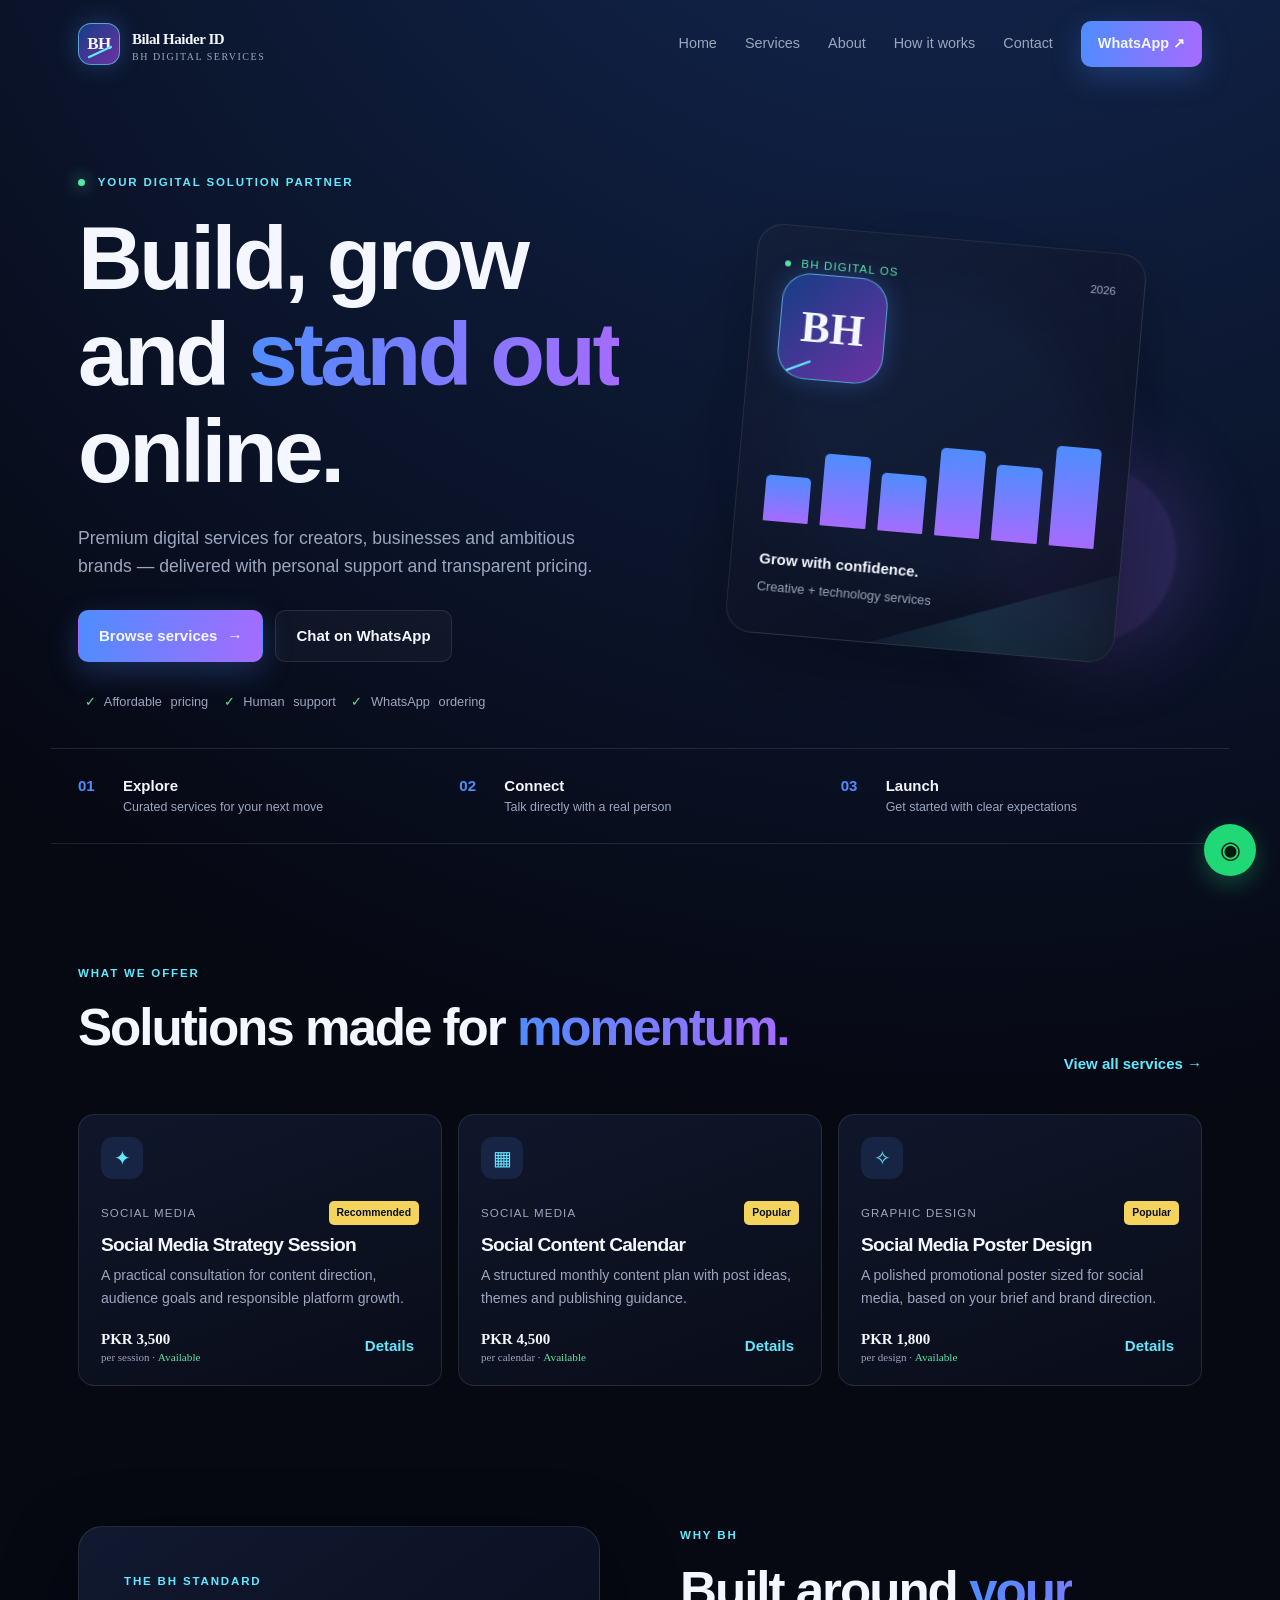
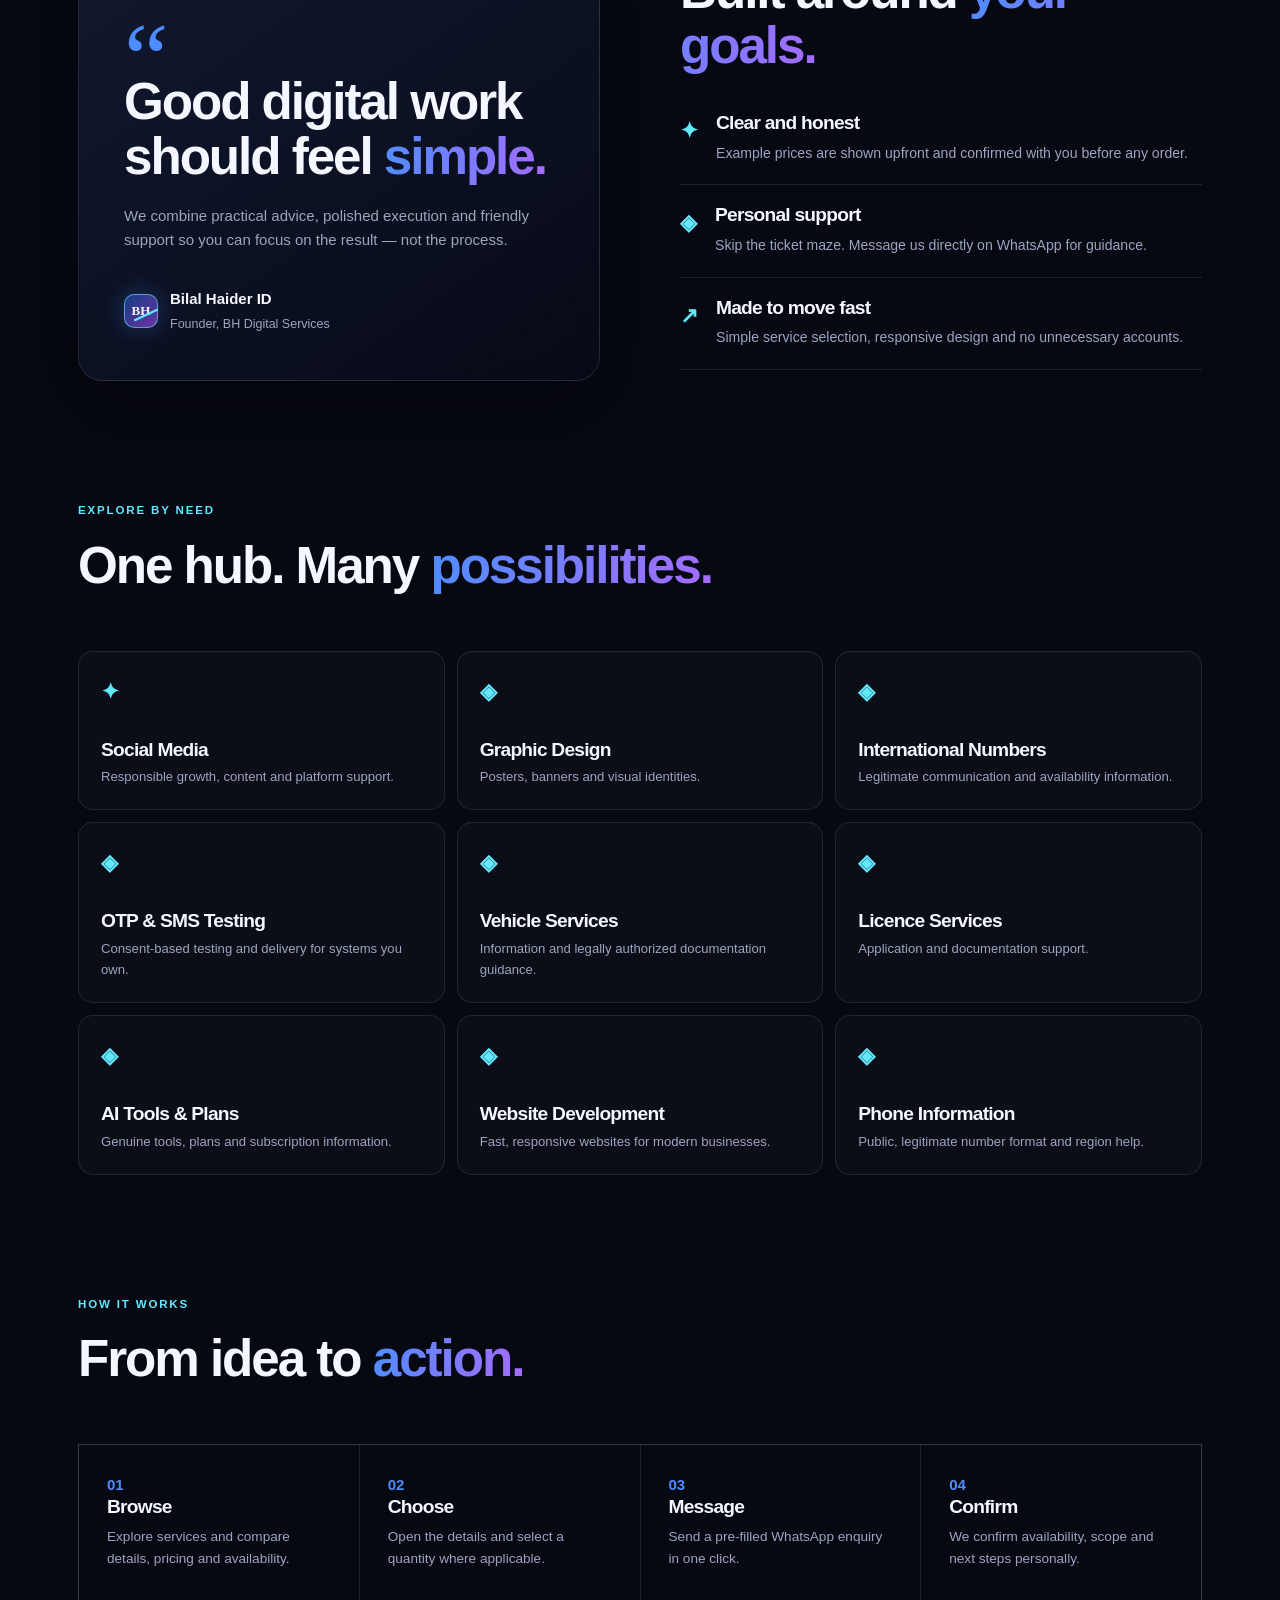
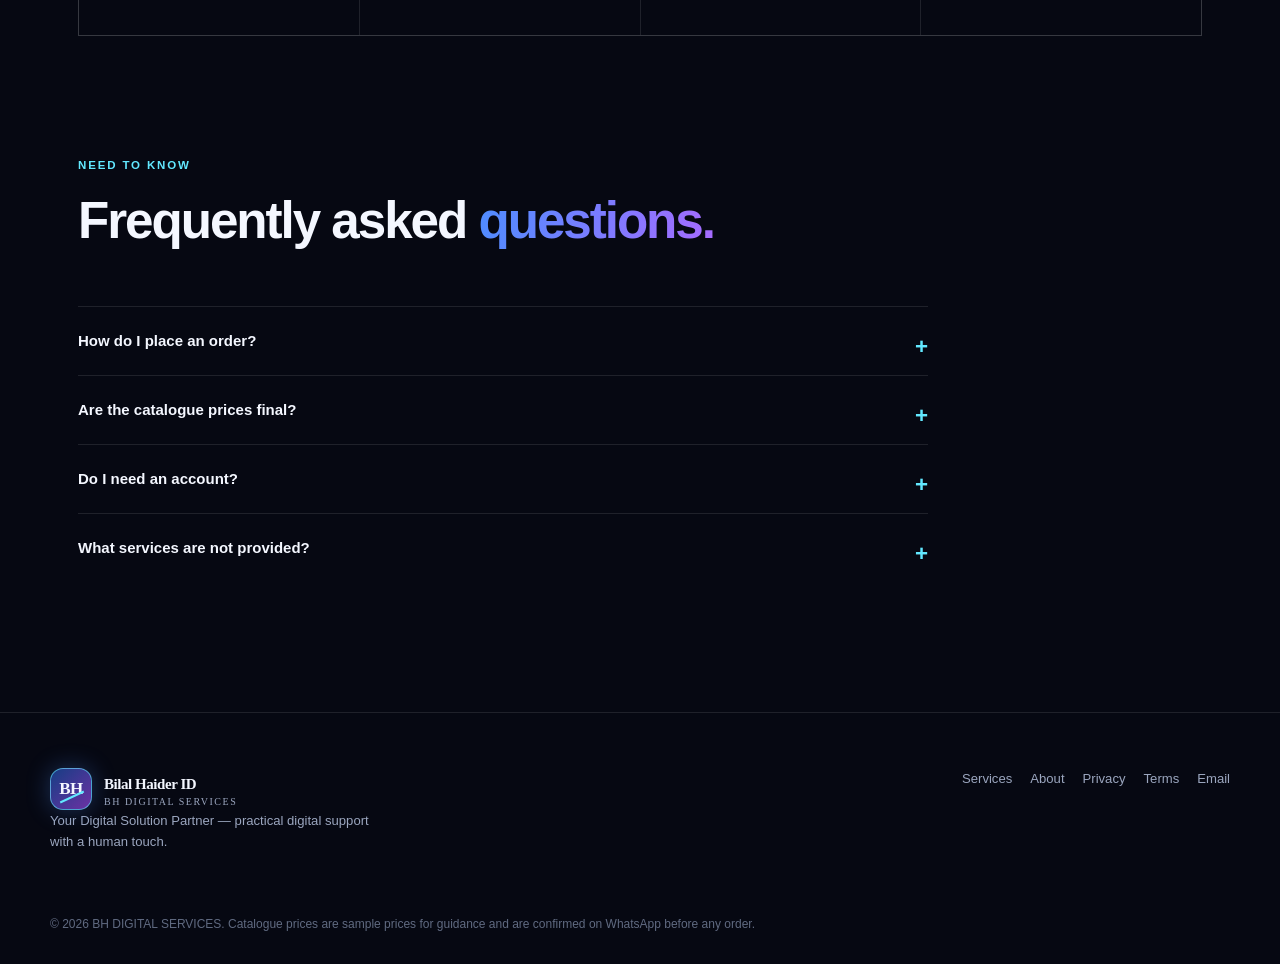
<file: index.html>
<!doctype html>
<html lang="en">
<head>
  <meta charset="utf-8">
  <meta name="viewport" content="width=device-width, initial-scale=1">
  <title>BH Digital Services | Your Digital Solution Partner</title>
  <meta name="description" content="Professional digital services, creative design, websites, AI tools and legitimate growth support from BH Digital Services.">
  <meta property="og:title" content="BH Digital Services">
  <meta property="og:description" content="Your one-stop digital services hub.">
  <meta property="og:type" content="website">
  <link rel="icon" href="assets/images/logo/favicon.svg" type="image/svg+xml">
  <link rel="stylesheet" href="assets/css/style.css">
</head>
<body>
  <div id="site-header"></div>
  <main>
    <section class="hero section-shell">
      <div class="hero-copy">
        <p class="eyebrow"><span class="pulse-dot"></span> Your digital solution partner</p>
        <h1>Build, grow and <span>stand out</span> online.</h1>
        <p class="hero-text">Premium digital services for creators, businesses and ambitious brands — delivered with personal support and transparent pricing.</p>
        <div class="hero-actions"><a class="button button-primary" href="services.html">Browse services <span>→</span></a><a class="button button-ghost" data-whatsapp-link href="#">Chat on WhatsApp</a></div>
        <div class="hero-proof"><span>✓</span> Affordable pricing <span>✓</span> Human support <span>✓</span> WhatsApp ordering</div>
      </div>
      <div class="hero-art" aria-hidden="true">
        <div class="orb orb-one"></div><div class="orb orb-two"></div>
        <div class="hero-panel glass">
          <div class="panel-top"><span class="status"><i></i> BH DIGITAL OS</span><span>2026</span></div>
          <div class="monogram large">BH</div>
          <div class="hero-bars"><b style="height:46%"></b><b style="height:72%"></b><b style="height:58%"></b><b style="height:88%"></b><b style="height:76%"></b><b style="height:100%"></b></div>
          <div class="panel-caption"><strong>Grow with confidence.</strong><span>Creative + technology services</span></div>
        </div>
      </div>
    </section>

    <section class="trust-strip section-shell">
      <div><strong>01</strong><span>Explore</span><small>Curated services for your next move</small></div>
      <div><strong>02</strong><span>Connect</span><small>Talk directly with a real person</small></div>
      <div><strong>03</strong><span>Launch</span><small>Get started with clear expectations</small></div>
    </section>

    <section class="section-shell section-block" id="featured">
      <div class="section-heading"><div><p class="eyebrow">What we offer</p><h2>Solutions made for <span>momentum.</span></h2></div><a class="text-link" href="services.html">View all services →</a></div>
      <div id="featured-services" class="service-grid compact-grid"><div class="loading-state">Loading featured services…</div></div>
    </section>

    <section class="section-shell split-section">
      <div class="split-visual glass"><p class="eyebrow">The BH standard</p><div class="quote-mark">“</div><h2>Good digital work should feel <span>simple.</span></h2><p>We combine practical advice, polished execution and friendly support so you can focus on the result — not the process.</p><div class="signature"><div class="monogram small">BH</div><span>Bilal Haider ID<br><small>Founder, BH Digital Services</small></span></div></div>
      <div class="benefit-list"><p class="eyebrow">Why BH</p><h2>Built around <span>your goals.</span></h2><article><b>✦</b><div><h3>Clear and honest</h3><p>Example prices are shown upfront and confirmed with you before any order.</p></div></article><article><b>◈</b><div><h3>Personal support</h3><p>Skip the ticket maze. Message us directly on WhatsApp for guidance.</p></div></article><article><b>↗</b><div><h3>Made to move fast</h3><p>Simple service selection, responsive design and no unnecessary accounts.</p></div></article></div>
    </section>

    <section class="section-shell section-block" id="categories">
      <div class="section-heading"><div><p class="eyebrow">Explore by need</p><h2>One hub. Many <span>possibilities.</span></h2></div></div>
      <div id="category-grid" class="category-grid"><div class="loading-state">Loading categories…</div></div>
    </section>

    <section class="section-shell process section-block" id="how-it-works">
      <div class="section-heading"><div><p class="eyebrow">How it works</p><h2>From idea to <span>action.</span></h2></div></div>
      <div class="process-grid"><article><i>01</i><h3>Browse</h3><p>Explore services and compare details, pricing and availability.</p></article><article><i>02</i><h3>Choose</h3><p>Open the details and select a quantity where applicable.</p></article><article><i>03</i><h3>Message</h3><p>Send a pre-filled WhatsApp enquiry in one click.</p></article><article><i>04</i><h3>Confirm</h3><p>We confirm availability, scope and next steps personally.</p></article></div>
    </section>

    <section class="faq section-shell section-block"><div class="section-heading"><div><p class="eyebrow">Need to know</p><h2>Frequently asked <span>questions.</span></h2></div></div><div id="faq-list" class="faq-list"></div></section>
  </main>
  <div id="site-footer"></div>
  <div id="service-modal-root"></div>
  <script type="module" src="assets/js/app.js"></script>
</body>
</html>
</file>
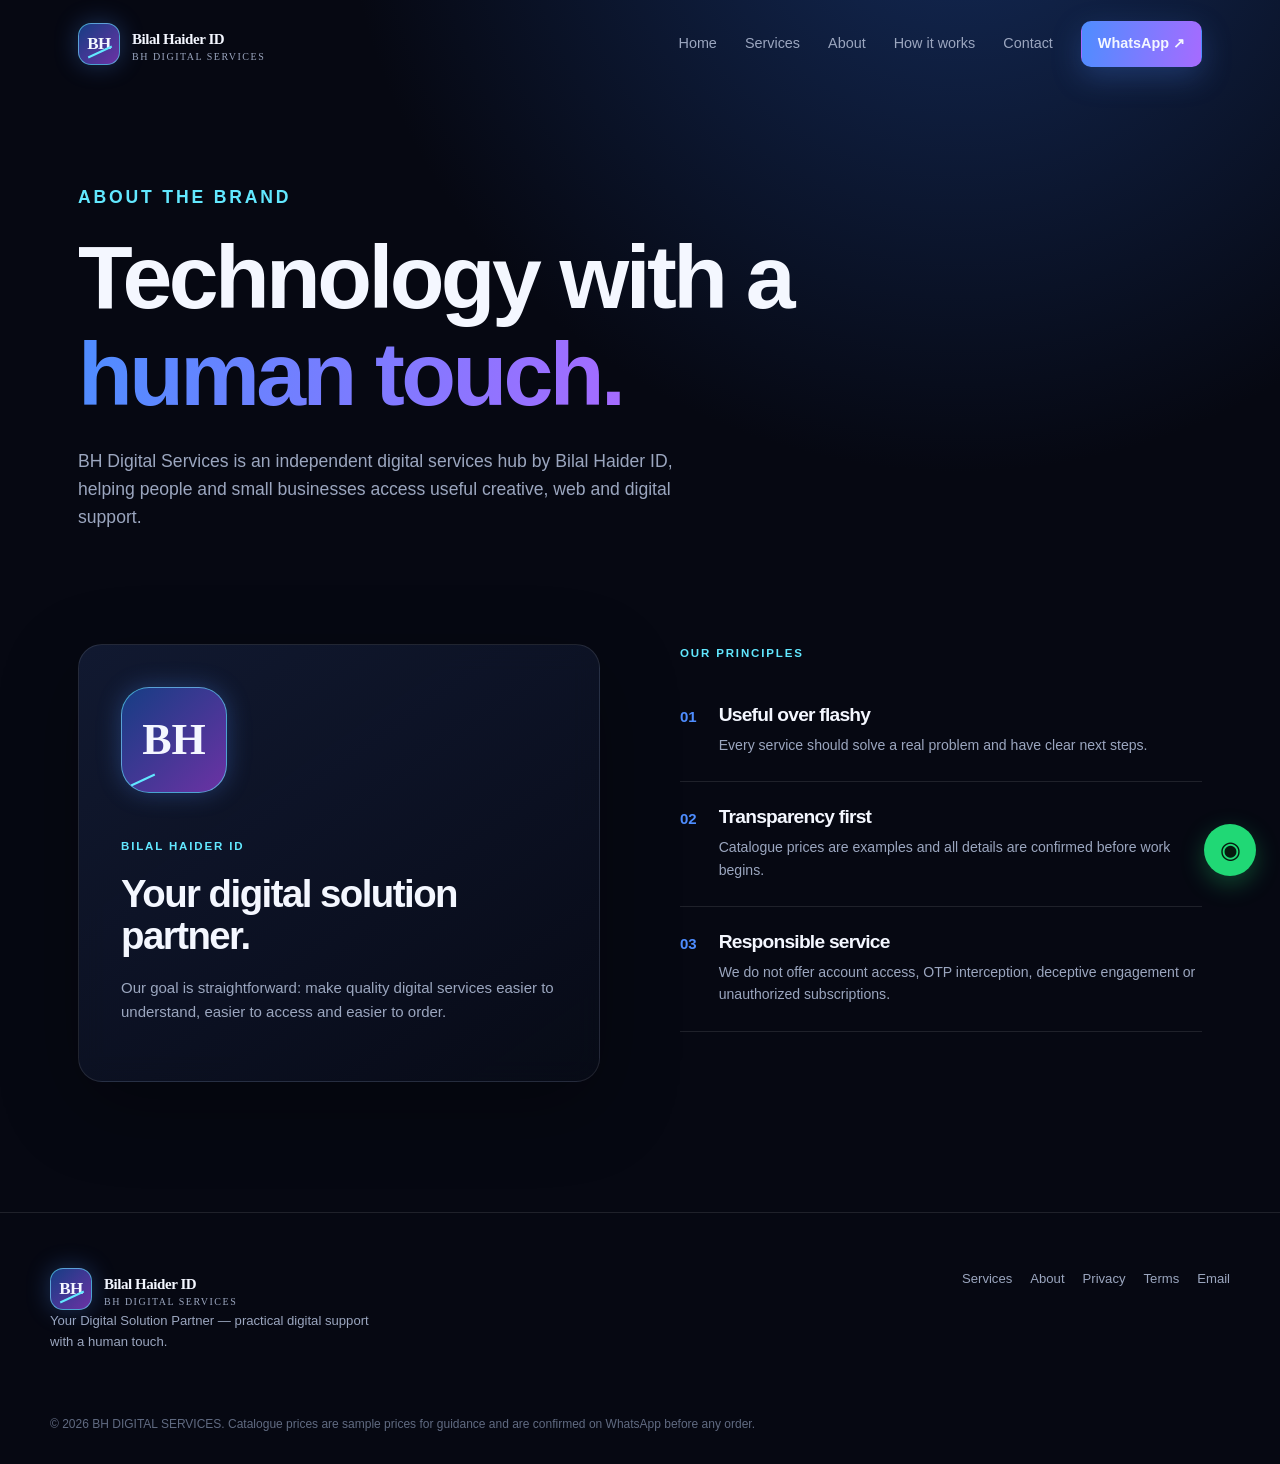
<file: about.html>
<!doctype html><html lang="en"><head><meta charset="utf-8"><meta name="viewport" content="width=device-width, initial-scale=1"><title>About | BH Digital Services</title><meta name="description" content="About BH Digital Services and Bilal Haider ID."><link rel="icon" href="assets/images/logo/favicon.svg" type="image/svg+xml"><link rel="stylesheet" href="assets/css/style.css"></head><body><div id="site-header"></div><main><section class="page-hero section-shell"><p class="eyebrow">About the brand</p><h1>Technology with a<br><span>human touch.</span></h1><p>BH Digital Services is an independent digital services hub by Bilal Haider ID, helping people and small businesses access useful creative, web and digital support.</p></section><section class="section-shell about-layout"><div class="about-card glass"><div class="monogram large">BH</div><p class="eyebrow">Bilal Haider ID</p><h2>Your digital solution partner.</h2><p>Our goal is straightforward: make quality digital services easier to understand, easier to access and easier to order.</p></div><div><p class="eyebrow">Our principles</p><div class="principle"><b>01</b><div><h3>Useful over flashy</h3><p>Every service should solve a real problem and have clear next steps.</p></div></div><div class="principle"><b>02</b><div><h3>Transparency first</h3><p>Catalogue prices are examples and all details are confirmed before work begins.</p></div></div><div class="principle"><b>03</b><div><h3>Responsible service</h3><p>We do not offer account access, OTP interception, deceptive engagement or unauthorized subscriptions.</p></div></div></div></section></main><div id="site-footer"></div><script type="module" src="assets/js/app.js"></script></body></html>
</file>
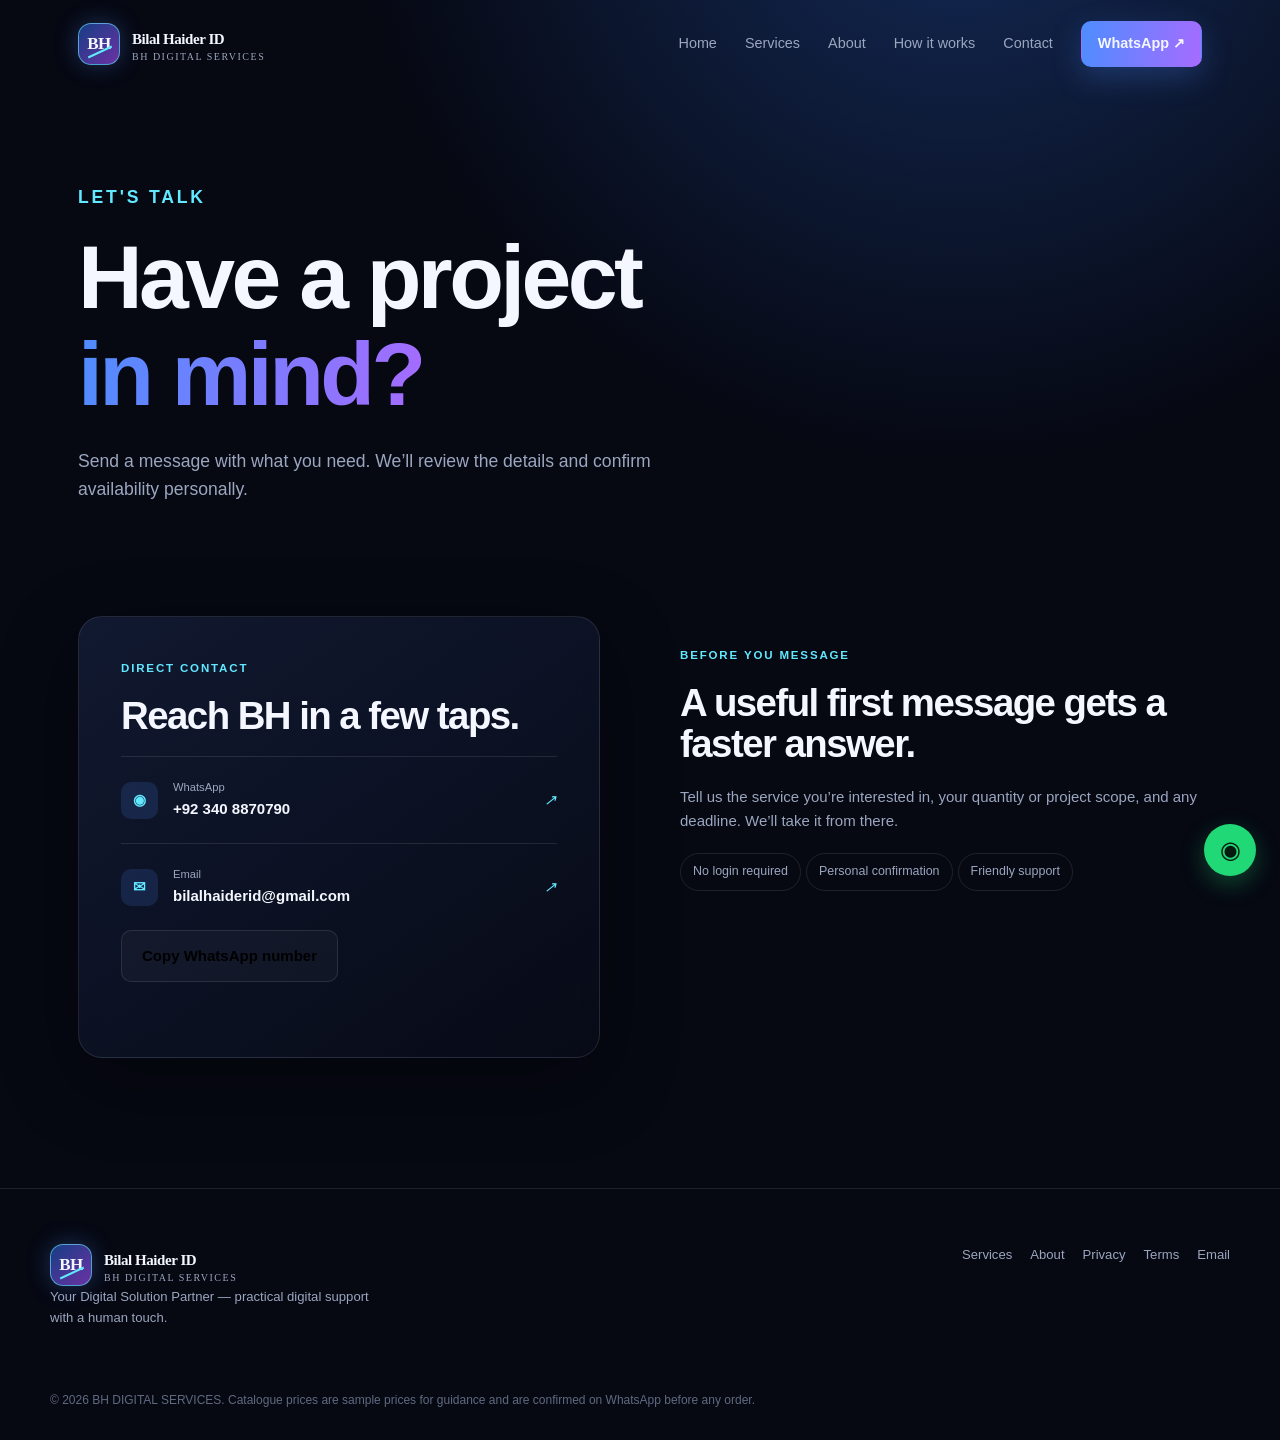
<file: contact.html>
<!doctype html><html lang="en"><head><meta charset="utf-8"><meta name="viewport" content="width=device-width, initial-scale=1"><title>Contact | BH Digital Services</title><meta name="description" content="Contact BH Digital Services on WhatsApp or email."><link rel="icon" href="assets/images/logo/favicon.svg" type="image/svg+xml"><link rel="stylesheet" href="assets/css/style.css"></head><body><div id="site-header"></div><main><section class="page-hero section-shell"><p class="eyebrow">Let's talk</p><h1>Have a project<br><span>in mind?</span></h1><p>Send a message with what you need. We’ll review the details and confirm availability personally.</p></section><section class="section-shell contact-layout"><div class="contact-card glass"><p class="eyebrow">Direct contact</p><h2>Reach BH in a few taps.</h2><a class="contact-row" data-whatsapp-link href="#"><b>◉</b><span><small>WhatsApp</small>+92 340 8870790</span><i>↗</i></a><a class="contact-row" href="mailto:bilalhaiderid@gmail.com"><b>✉</b><span><small>Email</small>bilalhaiderid@gmail.com</span><i>↗</i></a><button id="copy-number" class="button button-ghost">Copy WhatsApp number</button><p id="copy-status" class="form-status" role="status"></p></div><div class="contact-note"><p class="eyebrow">Before you message</p><h2>A useful first message gets a faster answer.</h2><p>Tell us the service you’re interested in, your quantity or project scope, and any deadline. We’ll take it from there.</p><div class="note-chip">No login required</div><div class="note-chip">Personal confirmation</div><div class="note-chip">Friendly support</div></div></section></main><div id="site-footer"></div><script type="module" src="assets/js/app.js"></script></body></html>
</file>
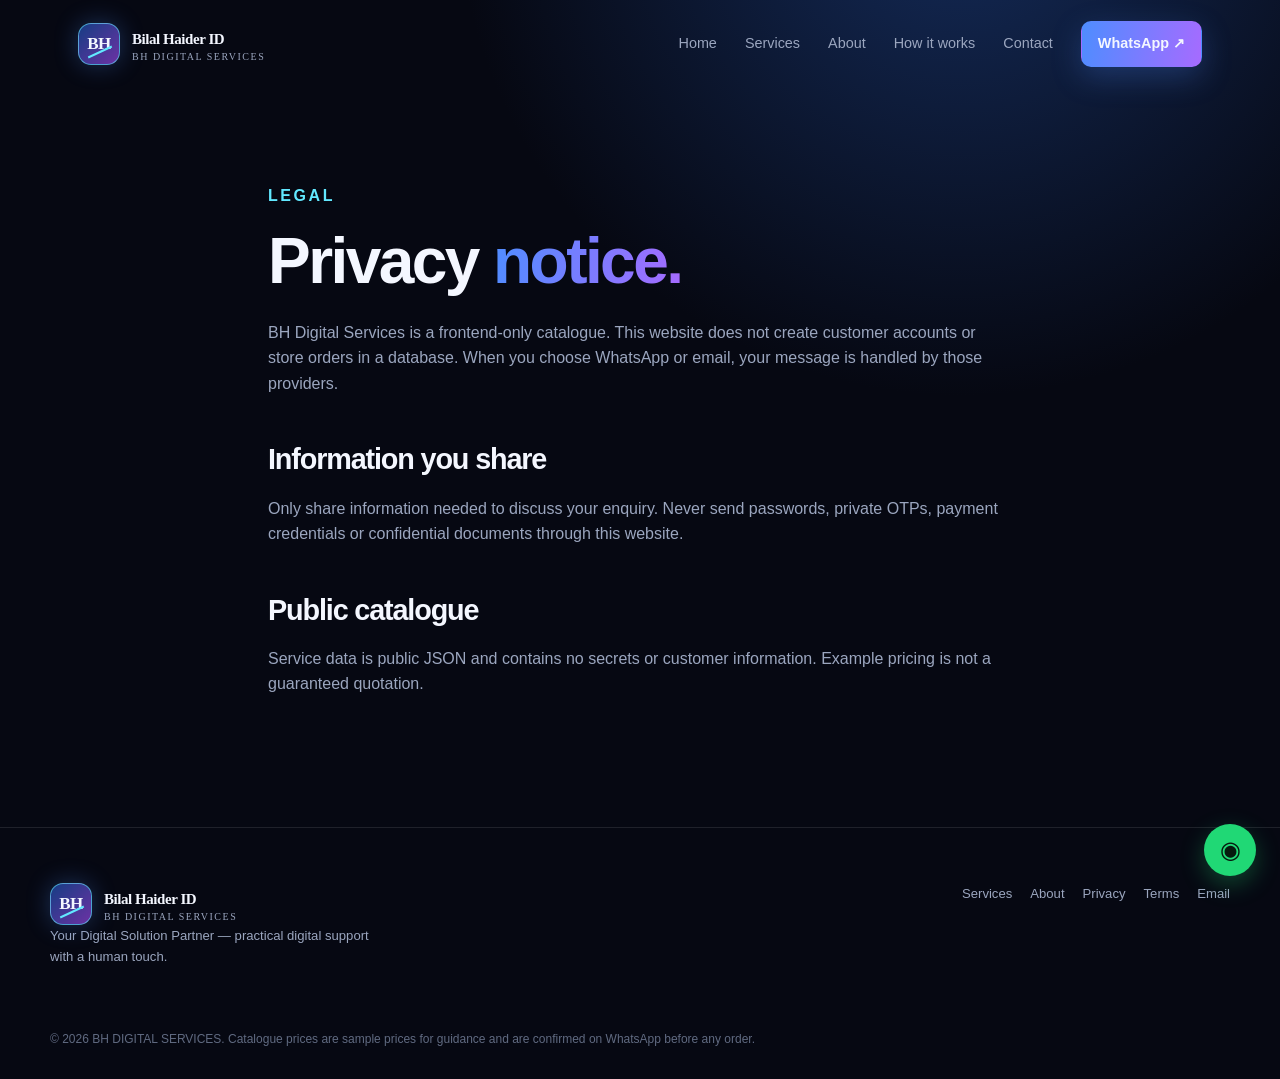
<file: privacy.html>
<!doctype html><html lang="en"><head><meta charset="utf-8"><meta name="viewport" content="width=device-width, initial-scale=1"><title>Privacy | BH Digital Services</title><link rel="stylesheet" href="assets/css/style.css"></head><body><div id="site-header"></div><main><section class="legal section-shell"><p class="eyebrow">Legal</p><h1>Privacy <span>notice.</span></h1><p>BH Digital Services is a frontend-only catalogue. This website does not create customer accounts or store orders in a database. When you choose WhatsApp or email, your message is handled by those providers.</p><h2>Information you share</h2><p>Only share information needed to discuss your enquiry. Never send passwords, private OTPs, payment credentials or confidential documents through this website.</p><h2>Public catalogue</h2><p>Service data is public JSON and contains no secrets or customer information. Example pricing is not a guaranteed quotation.</p></section></main><div id="site-footer"></div><script type="module" src="assets/js/app.js"></script></body></html>
</file>
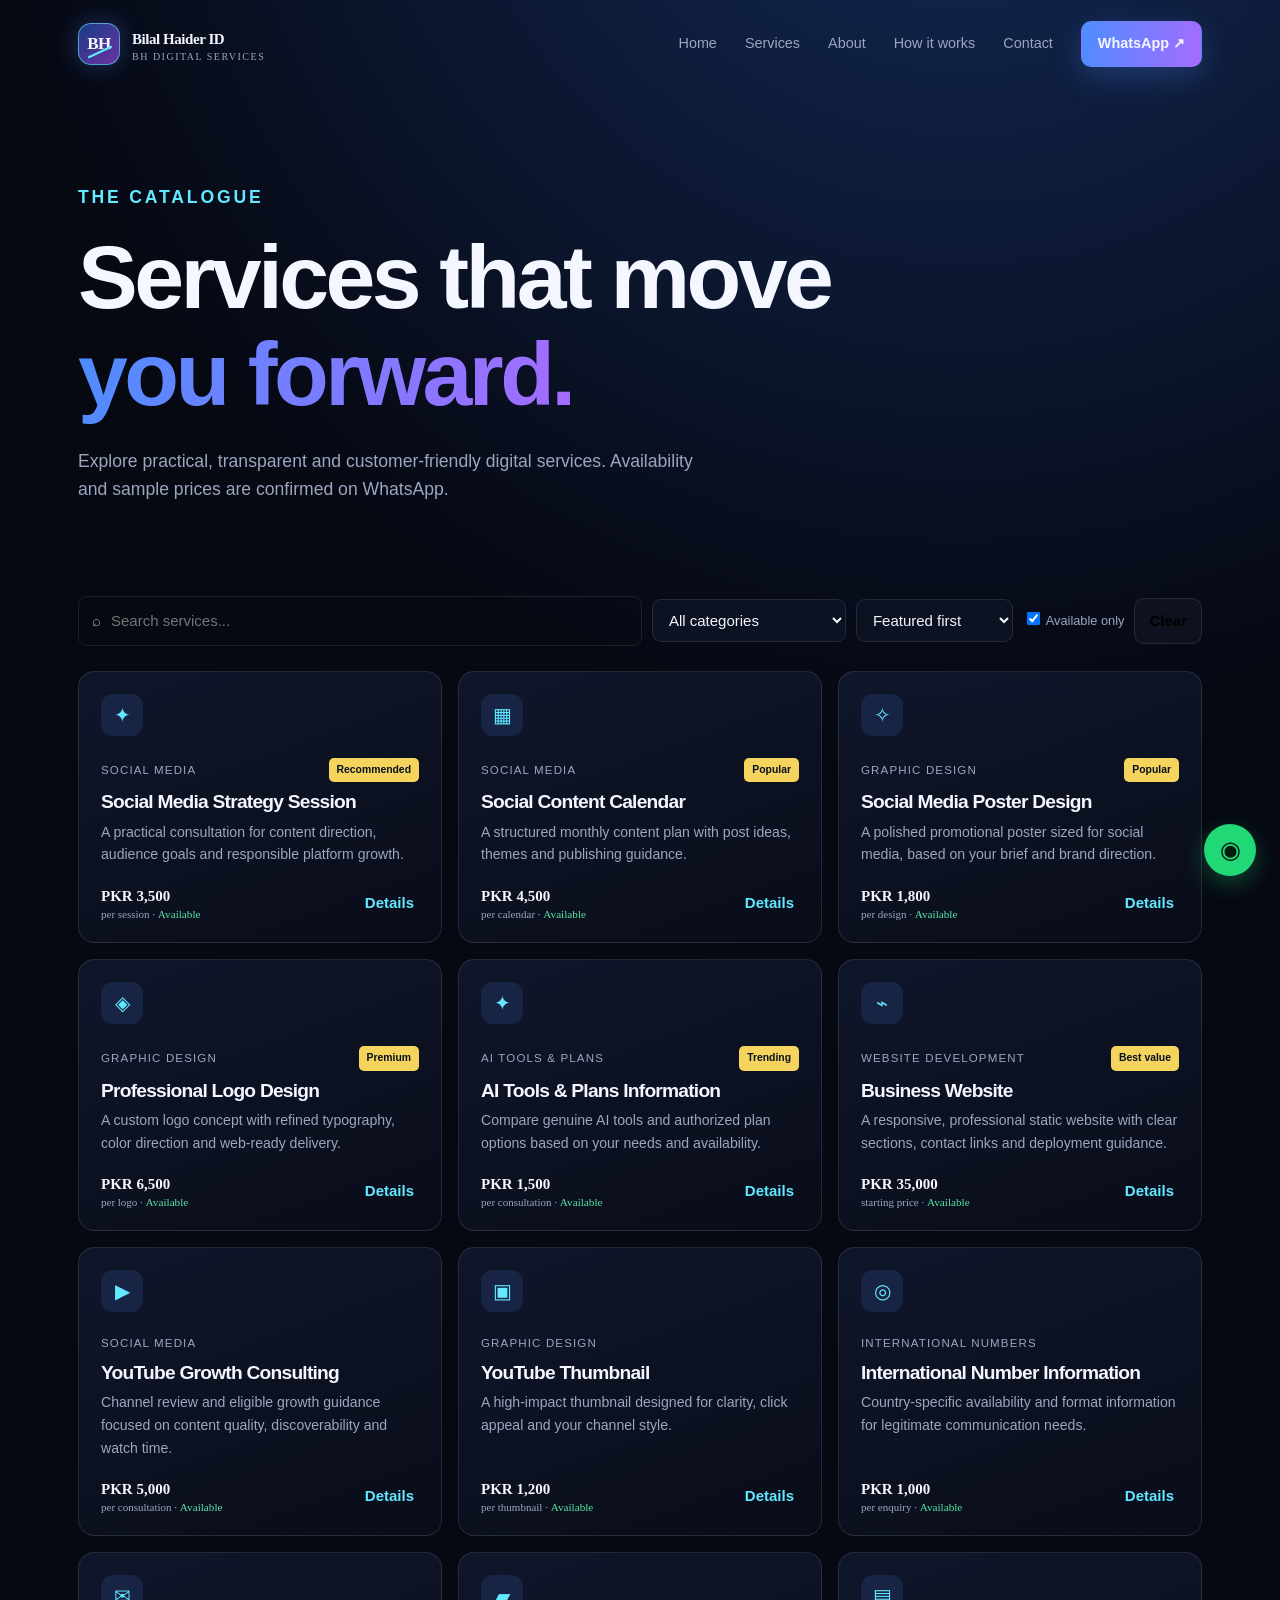
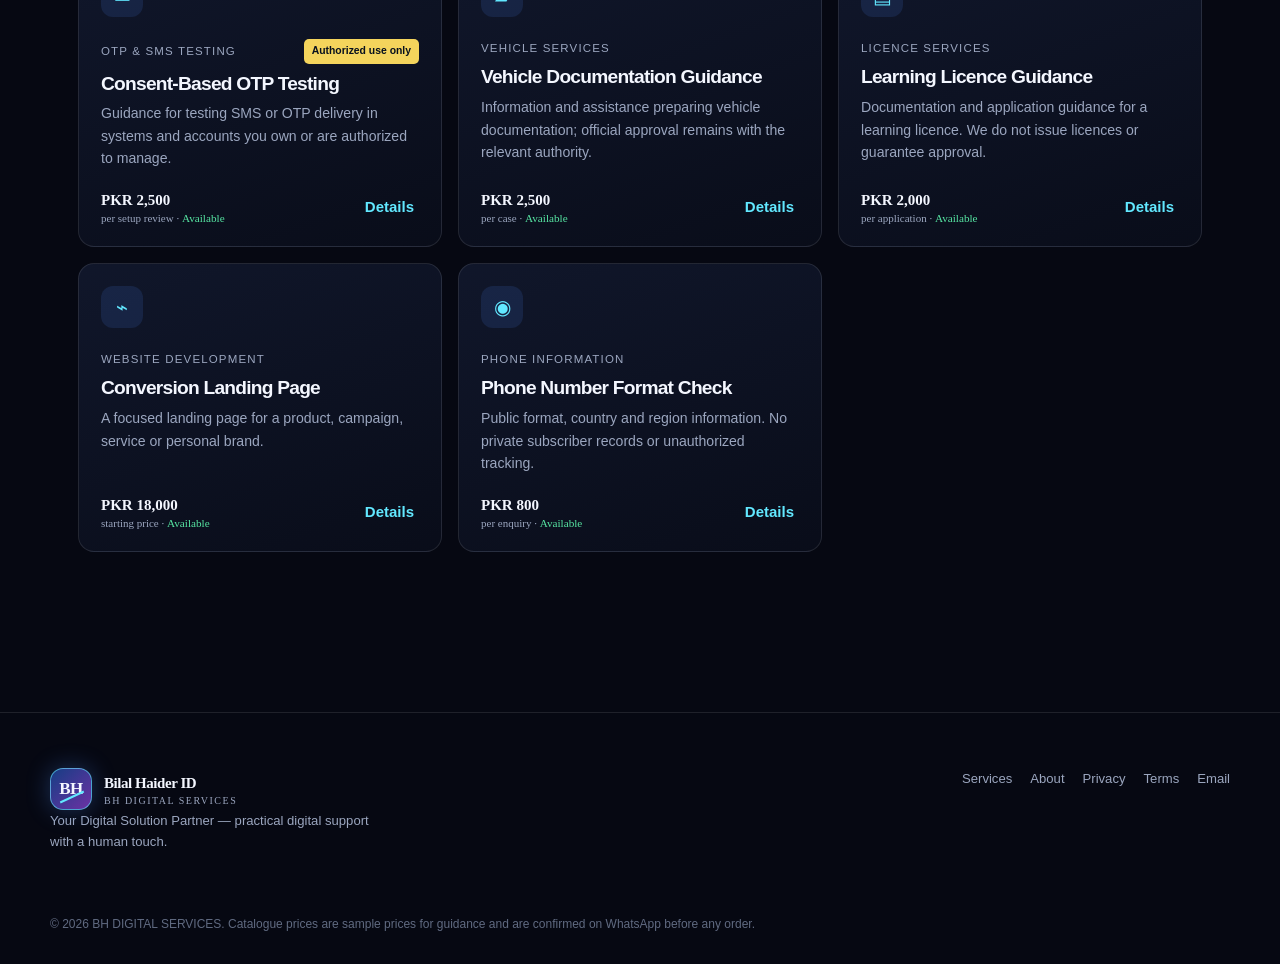
<file: services.html>
<!doctype html>
<html lang="en">
<head>
  <meta charset="utf-8"><meta name="viewport" content="width=device-width, initial-scale=1">
  <title>Services | BH Digital Services</title><meta name="description" content="Browse BH Digital Services catalogue.">
  <link rel="icon" href="assets/images/logo/favicon.svg" type="image/svg+xml"><link rel="stylesheet" href="assets/css/style.css">
</head>
<body><div id="site-header"></div><main><section class="page-hero section-shell"><p class="eyebrow">The catalogue</p><h1>Services that move<br><span>you forward.</span></h1><p>Explore practical, transparent and customer-friendly digital services. Availability and sample prices are confirmed on WhatsApp.</p></section>
<section class="section-shell catalogue"><div id="catalogue-status" class="data-status" hidden></div><div class="filter-bar"><label class="search-box">⌕<input id="service-search" type="search" placeholder="Search services..." aria-label="Search services"></label><select id="category-filter" aria-label="Filter by category"><option value="all">All categories</option></select><select id="sort-filter" aria-label="Sort services"><option value="featured">Featured first</option><option value="name">Name A–Z</option><option value="price-low">Price low to high</option><option value="price-high">Price high to low</option></select><label class="check-filter"><input id="available-filter" type="checkbox" checked> Available only</label><button id="clear-filters" class="button button-ghost small-button">Clear</button></div><div id="service-grid" class="service-grid"></div></section></main><div id="site-footer"></div><div id="service-modal-root"></div><script type="module" src="assets/js/app.js"></script></body></html>
</file>
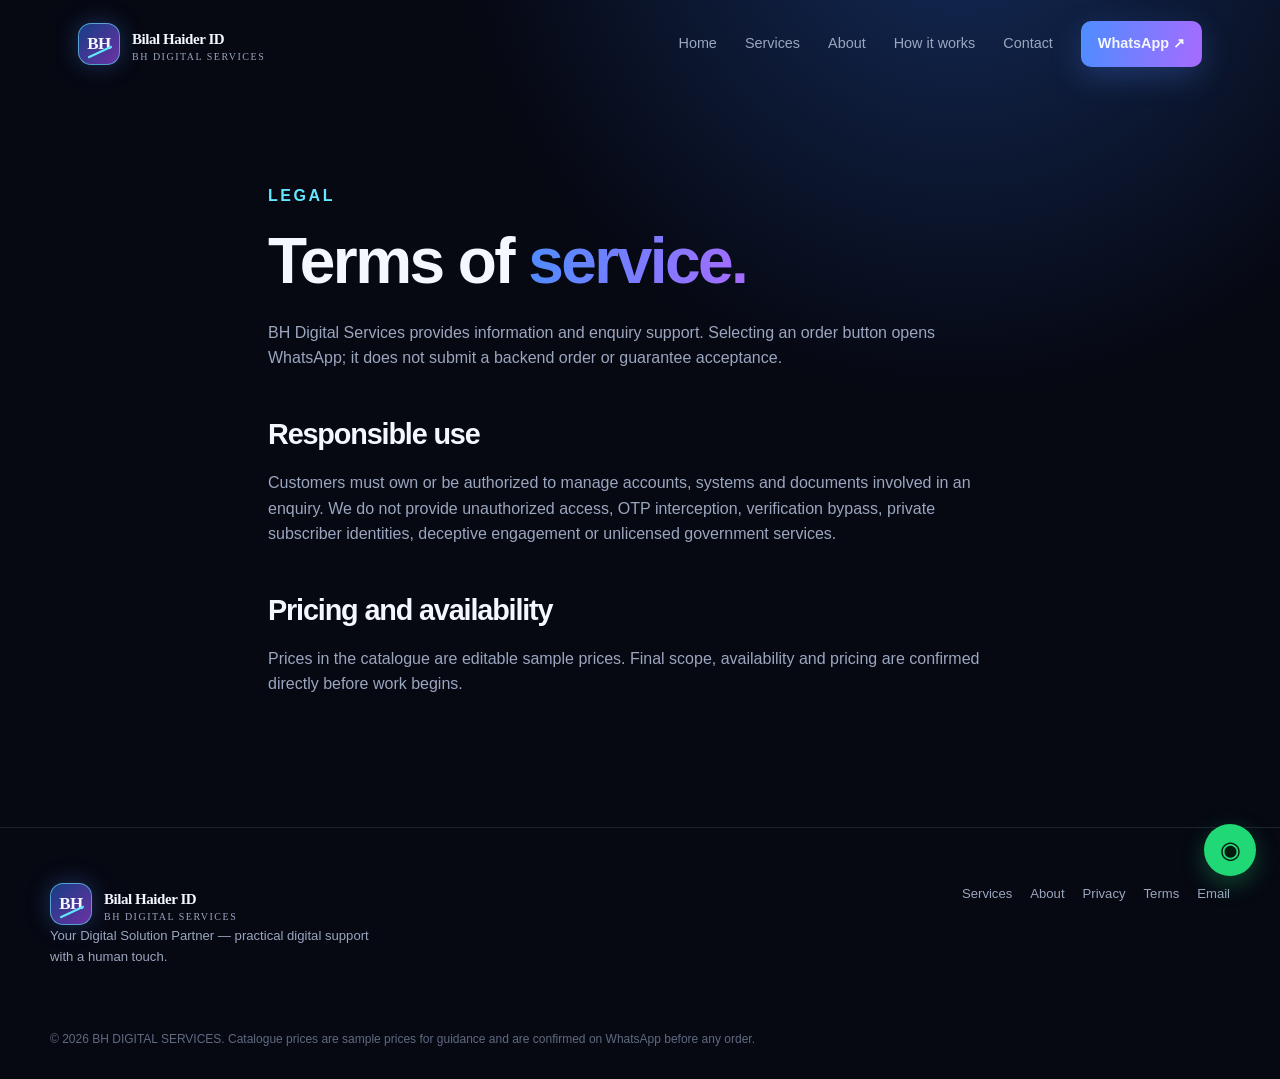
<file: terms.html>
<!doctype html><html lang="en"><head><meta charset="utf-8"><meta name="viewport" content="width=device-width, initial-scale=1"><title>Terms | BH Digital Services</title><link rel="stylesheet" href="assets/css/style.css"></head><body><div id="site-header"></div><main><section class="legal section-shell"><p class="eyebrow">Legal</p><h1>Terms of <span>service.</span></h1><p>BH Digital Services provides information and enquiry support. Selecting an order button opens WhatsApp; it does not submit a backend order or guarantee acceptance.</p><h2>Responsible use</h2><p>Customers must own or be authorized to manage accounts, systems and documents involved in an enquiry. We do not provide unauthorized access, OTP interception, verification bypass, private subscriber identities, deceptive engagement or unlicensed government services.</p><h2>Pricing and availability</h2><p>Prices in the catalogue are editable sample prices. Final scope, availability and pricing are confirmed directly before work begins.</p></section></main><div id="site-footer"></div><script type="module" src="assets/js/app.js"></script></body></html>
</file>
<file: assets/css/style.css>
:root{--bg:#060812;--panel:#0d1222;--panel2:#11182b;--text:#f4f7ff;--muted:#9ba6bf;--line:rgba(255,255,255,.1);--blue:#4e8dff;--purple:#a66bff;--cyan:#62e8ff;--green:#57e6a3;--yellow:#f4d45c;--shadow:0 24px 80px rgba(0,0,0,.3)}
*{box-sizing:border-box}html{scroll-behavior:smooth}body{margin:0;background:radial-gradient(circle at 75% -10%,#142b59 0,transparent 33%),var(--bg);color:var(--text);font:15px/1.6 'DM Sans',Arial,sans-serif}a{color:inherit;text-decoration:none}button,input,select{font:inherit}button{cursor:pointer}h1,h2,h3,p{margin-top:0}h1,h2,h3{font-family:'Space Grotesk',Arial,sans-serif;line-height:1.08;letter-spacing:-.04em}h1{font-size:clamp(3.2rem,7vw,6.6rem);max-width:760px;margin-bottom:24px}h2{font-size:clamp(2rem,4vw,3.8rem);margin-bottom:20px}h3{font-size:1.2rem;margin-bottom:8px}p{color:var(--muted)}h1 span,h2 span{background:linear-gradient(100deg,var(--blue),var(--purple));-webkit-background-clip:text;background-clip:text;color:transparent}.section-shell{max-width:1180px;margin:auto;padding-left:28px;padding-right:28px}.section-block{padding-top:120px}.eyebrow{color:var(--cyan);font-size:.72rem;font-weight:700;letter-spacing:.16em;text-transform:uppercase;margin-bottom:18px}.pulse-dot{display:inline-block;width:7px;height:7px;background:var(--green);border-radius:50%;box-shadow:0 0 16px var(--green);margin-right:8px}.site-header{height:88px;display:flex;align-items:center;justify-content:space-between;max-width:1180px;margin:auto;padding:0 28px}.brand{display:flex;align-items:center;gap:12px;font-family:'Space Grotesk';font-weight:700;letter-spacing:-.03em}.brand small{display:block;color:var(--muted);font:10px 'DM Sans';letter-spacing:.15em;text-transform:uppercase}.monogram{width:42px;height:42px;display:grid;place-items:center;border:1px solid rgba(98,232,255,.6);border-radius:13px;background:linear-gradient(135deg,#163d84,#6c32a4);font:bold 17px 'Space Grotesk';box-shadow:0 0 25px rgba(78,141,255,.3);position:relative}.monogram:after{content:'';position:absolute;width:26px;height:2px;background:var(--cyan);transform:rotate(-25deg);bottom:11px;left:8px}.monogram.large{width:106px;height:106px;border-radius:28px;font-size:44px;margin-bottom:44px}.monogram.small{width:34px;height:34px;border-radius:10px;font-size:13px}.nav-links{display:flex;align-items:center;gap:28px;color:var(--muted);font-size:.9rem}.nav-links a:hover,.text-link:hover{color:var(--text)}.header-cta{padding:10px 16px!important;color:var(--text)!important}.menu-button{display:none;background:none;border:0;color:var(--text);font-size:25px}.button{display:inline-flex;align-items:center;justify-content:center;gap:10px;padding:13px 20px;border-radius:10px;border:1px solid transparent;font-weight:700;transition:.2s transform,.2s box-shadow,.2s background}.button:hover{transform:translateY(-2px)}.button-primary{background:linear-gradient(100deg,var(--blue),var(--purple));box-shadow:0 10px 30px rgba(78,141,255,.25)}.button-ghost{border-color:var(--line);background:rgba(255,255,255,.03)}.small-button{padding:10px 14px}.hero{min-height:660px;display:grid;grid-template-columns:1.02fr .98fr;align-items:center;gap:40px;padding-top:50px}.hero-text{max-width:540px;font-size:1.1rem}.hero-actions{display:flex;gap:12px;flex-wrap:wrap;margin:30px 0}.hero-proof{color:var(--muted);font-size:.8rem;word-spacing:5px}.hero-proof span{color:var(--green);margin-left:7px}.hero-art{min-height:460px;display:grid;place-items:center;position:relative}.orb{position:absolute;border-radius:50%;filter:blur(1px)}.orb-one{width:280px;height:280px;background:rgba(78,141,255,.2);box-shadow:0 0 90px rgba(78,141,255,.28)}.orb-two{width:180px;height:180px;background:rgba(166,107,255,.2);transform:translate(150px,110px);box-shadow:0 0 90px rgba(166,107,255,.3)}.glass{background:linear-gradient(145deg,rgba(20,30,57,.8),rgba(8,12,24,.75));border:1px solid var(--line);box-shadow:var(--shadow);backdrop-filter:blur(14px)}.hero-panel{width:min(390px,85%);height:410px;border-radius:26px;padding:28px;position:relative;transform:rotate(5deg);overflow:hidden}.hero-panel:before{content:'';position:absolute;inset:auto -30% -45% 20%;height:230px;background:linear-gradient(90deg,transparent,rgba(98,232,255,.12),transparent);transform:rotate(-20deg)}.panel-top{display:flex;justify-content:space-between;color:var(--muted);font-size:.72rem}.status{color:var(--green);text-transform:uppercase;letter-spacing:.1em}.status i{display:inline-block;width:6px;height:6px;background:var(--green);border-radius:50%;margin-right:6px}.hero-bars{height:100px;display:flex;align-items:end;gap:12px;margin:10px 0 26px}.hero-bars b{display:block;flex:1;background:linear-gradient(var(--blue),var(--purple));border-radius:5px 5px 1px 1px}.panel-caption{display:flex;flex-direction:column;gap:6px}.panel-caption span{color:var(--muted);font-size:.8rem}.trust-strip{border-top:1px solid var(--line);border-bottom:1px solid var(--line);display:grid;grid-template-columns:repeat(3,1fr);padding-top:25px;padding-bottom:25px;gap:20px}.trust-strip div{display:grid;grid-template-columns:45px 1fr;align-items:center}.trust-strip strong{color:var(--blue)}.trust-strip span{font-weight:700}.trust-strip small{grid-column:2;color:var(--muted);font-size:.78rem}.section-heading{display:flex;align-items:end;justify-content:space-between;gap:30px;margin-bottom:38px}.text-link{color:var(--cyan);font-weight:700;white-space:nowrap}.service-grid{display:grid;grid-template-columns:repeat(3,1fr);gap:16px}.service-card{border:1px solid var(--line);background:linear-gradient(160deg,rgba(18,25,46,.9),rgba(10,14,27,.9));border-radius:16px;padding:22px;display:flex;flex-direction:column;min-height:250px;transition:.25s transform,.25s border-color,.25s box-shadow}.service-card:hover{transform:translateY(-5px);border-color:rgba(98,232,255,.42);box-shadow:0 20px 50px rgba(0,0,0,.2)}.service-icon{width:42px;height:42px;display:grid;place-items:center;border-radius:12px;background:rgba(78,141,255,.13);color:var(--cyan);font-size:20px;margin-bottom:22px}.card-meta{display:flex;justify-content:space-between;align-items:center;gap:8px;margin-bottom:10px}.category-label{color:var(--muted);font-size:.72rem;text-transform:uppercase;letter-spacing:.1em}.badge{color:#07101e;background:var(--yellow);padding:4px 8px;border-radius:5px;font-size:.65rem;font-weight:700}.service-card p{font-size:.88rem;margin-bottom:18px}.card-bottom{margin-top:auto;display:flex;align-items:end;justify-content:space-between;gap:10px}.price{font-family:'Space Grotesk';font-weight:700}.price small{display:block;color:var(--muted);font:11px 'DM Sans'}.card-actions{display:flex;gap:8px}.icon-button{background:none;border:0;color:var(--cyan);font-weight:700;padding:5px}.availability{font-size:.7rem;color:var(--green)}.unavailable{color:#ff8797}.split-section{display:grid;grid-template-columns:1fr 1fr;gap:80px;padding-top:140px}.split-visual{border-radius:24px;padding:45px;min-height:440px}.quote-mark{font:100px/1 'Space Grotesk';color:var(--blue);height:65px}.signature{display:flex;align-items:center;gap:12px;margin-top:35px;font-weight:700}.signature small{color:var(--muted);font-weight:400}.benefit-list article{display:flex;gap:18px;padding:20px 0;border-bottom:1px solid var(--line)}.benefit-list article b{color:var(--cyan);font-size:1.4rem}.benefit-list article p{margin:0;font-size:.88rem}.category-grid{display:grid;grid-template-columns:repeat(3,1fr);gap:12px}.category-card{padding:22px;border:1px solid var(--line);border-radius:15px;background:rgba(255,255,255,.025);transition:.2s}.category-card:hover{background:rgba(78,141,255,.08);border-color:rgba(78,141,255,.4)}.category-card b{display:block;color:var(--cyan);font-size:1.4rem;margin-bottom:30px}.category-card h3{margin-bottom:6px}.category-card p{font-size:.82rem;margin-bottom:0}.process-grid{display:grid;grid-template-columns:repeat(4,1fr);gap:1px;background:var(--line);border:1px solid var(--line)}.process-grid article{background:var(--bg);padding:28px;min-height:190px}.process-grid i{color:var(--blue);font-style:normal;font-weight:700}.process-grid p{font-size:.85rem}.faq-list{max-width:850px}.faq-item{border-top:1px solid var(--line);padding:22px 0}.faq-item summary{cursor:pointer;font-weight:700;list-style:none}.faq-item summary::-webkit-details-marker{display:none}.faq-item summary:after{content:'+';float:right;color:var(--cyan);font-size:1.4rem}.faq-item[open] summary:after{content:'−'}.faq-item p{margin:12px 0 0;font-size:.9rem}.site-footer{margin-top:130px;border-top:1px solid var(--line);padding:55px 28px 30px}.footer-inner{max-width:1180px;margin:auto;display:flex;justify-content:space-between;gap:30px}.footer-inner p{font-size:.82rem;max-width:330px}.footer-links{display:flex;gap:18px;color:var(--muted);font-size:.82rem;flex-wrap:wrap}.copyright{max-width:1180px;margin:50px auto 0;color:#606a81;font-size:.75rem}.floating-wa{position:fixed;right:24px;bottom:24px;z-index:5;width:52px;height:52px;border-radius:50%;display:grid;place-items:center;background:#20d875;color:#061a0e;font-size:24px;box-shadow:0 8px 25px rgba(32,216,117,.3)}.page-hero{padding-top:95px;padding-bottom:75px}.page-hero h1{font-size:clamp(3rem,7vw,6rem)}.page-hero p{max-width:620px;font-size:1.1rem}.catalogue{padding-bottom:30px}.filter-bar{display:flex;gap:10px;align-items:center;flex-wrap:wrap;margin-bottom:25px}.search-box{display:flex;align-items:center;gap:10px;border:1px solid var(--line);border-radius:9px;padding:0 13px;color:var(--muted);flex:1;min-width:220px}.search-box input{background:none;border:0;color:var(--text);outline:0;padding:12px 0;width:100%}.filter-bar select{background:var(--panel);color:var(--text);border:1px solid var(--line);border-radius:9px;padding:11px 12px}.check-filter{font-size:.8rem;color:var(--muted);white-space:nowrap}.data-status{padding:14px;border:1px solid #8a4454;background:rgba(138,68,84,.15);color:#ffc7d0;margin-bottom:20px;border-radius:10px}.loading-state,.empty-state{grid-column:1/-1;color:var(--muted);border:1px dashed var(--line);padding:40px;text-align:center;border-radius:14px}.about-layout,.contact-layout{display:grid;grid-template-columns:1fr 1fr;gap:80px;padding-top:20px}.about-card,.contact-card{border-radius:24px;padding:42px}.about-card h2,.contact-card h2,.contact-note h2{font-size:2.4rem}.principle{display:flex;gap:22px;border-bottom:1px solid var(--line);padding:25px 0}.principle b{color:var(--blue)}.principle p{margin:0;font-size:.88rem}.contact-row{display:flex;align-items:center;gap:15px;border-top:1px solid var(--line);padding:22px 0}.contact-row b{display:grid;place-items:center;width:37px;height:37px;background:rgba(78,141,255,.15);color:var(--cyan);border-radius:10px}.contact-row span{flex:1;font-weight:700}.contact-row small{display:block;color:var(--muted);font-size:.7rem;font-weight:400}.contact-row i{color:var(--cyan)}.form-status{font-size:.8rem;color:var(--green);min-height:20px}.contact-note{padding-top:30px}.note-chip{display:inline-block;padding:8px 12px;border:1px solid var(--line);border-radius:30px;color:var(--muted);font-size:.78rem;margin:5px 5px 0 0}.legal{max-width:800px;padding-top:95px}.legal h1{font-size:4rem}.legal h2{font-size:1.8rem;margin-top:48px}.legal p{font-size:1rem}
.modal-backdrop{position:fixed;inset:0;background:rgba(2,4,10,.78);backdrop-filter:blur(8px);z-index:10;display:grid;place-items:center;padding:20px}.modal{width:min(600px,100%);max-height:90vh;overflow:auto;background:var(--panel);border:1px solid var(--line);border-radius:20px;padding:28px;box-shadow:var(--shadow);position:relative}.modal-close{position:absolute;right:20px;top:17px;background:none;border:0;color:var(--muted);font-size:24px}.modal h2{font-size:2.3rem;padding-right:30px}.modal .service-icon{margin-top:10px}.modal-price{font-size:1.3rem;margin:20px 0}.modal label{display:block;color:var(--muted);font-size:.8rem;margin:18px 0 6px}.quantity-input{width:100%;padding:12px;border:1px solid var(--line);background:var(--bg);color:var(--text);border-radius:8px}.modal-actions{display:flex;gap:10px;margin-top:22px}.modal small{color:var(--muted)}
@media(max-width:850px){.site-header{height:72px}.nav-links{display:none;position:absolute;top:72px;left:0;right:0;background:var(--panel);padding:20px 28px;flex-direction:column;align-items:flex-start;border-bottom:1px solid var(--line);z-index:4}.nav-links.open{display:flex}.menu-button{display:block}.hero{grid-template-columns:1fr;padding-top:70px}.hero-art{min-height:380px}.service-grid{grid-template-columns:repeat(2,1fr)}.split-section,.about-layout,.contact-layout{grid-template-columns:1fr;gap:40px}.category-grid{grid-template-columns:repeat(2,1fr)}.process-grid{grid-template-columns:repeat(2,1fr)}.footer-inner{flex-direction:column}.section-block{padding-top:85px}}
@media(max-width:560px){.section-shell{padding-left:18px;padding-right:18px}h1{font-size:3.3rem}.hero{padding-top:45px}.hero-proof{line-height:2}.hero-panel{height:350px}.monogram.large{width:85px;height:85px;font-size:34px}.service-grid,.category-grid{grid-template-columns:1fr}.trust-strip{grid-template-columns:1fr;gap:14px}.section-heading{display:block}.section-heading .text-link{display:inline-block;margin-top:5px}.split-visual{padding:28px}.process-grid{grid-template-columns:1fr}.filter-bar>*{width:100%}.check-filter{width:auto}.legal{padding-top:60px}.legal h1{font-size:3.2rem}.modal-actions{flex-direction:column}}
</file>
